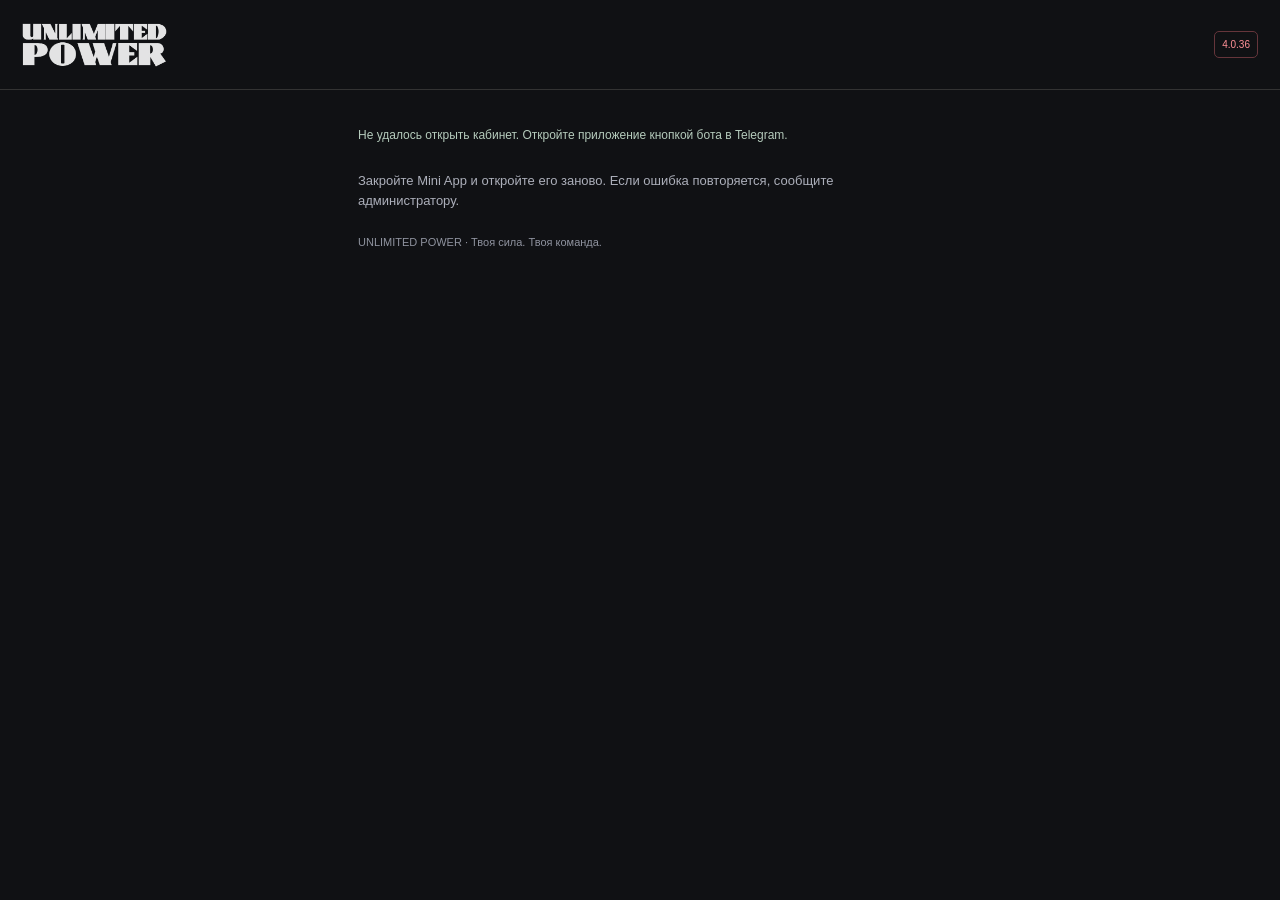
<file: index.html>
<!doctype html><html lang="ru"><head><meta charset="utf-8"><meta name="viewport" content="width=device-width,initial-scale=1,maximum-scale=1,user-scalable=no"><title>Unlimited Power · 4.0.36</title><link rel="stylesheet" href="./shipping-inline30.css?v=3"><script>window.upTelegramReady=new Promise(resolve=>{const sdk=document.createElement('script');sdk.src='https://telegram.org/js/telegram-web-app.js?64';sdk.onload=()=>resolve(true);sdk.onerror=()=>resolve(false);setTimeout(()=>resolve(false),12000);document.head.appendChild(sdk);});</script><script type="module" src="./app-4.0.36.js?v=1"></script><script>document.addEventListener('gesturestart',e=>e.preventDefault(),{passive:false});document.addEventListener('touchmove',e=>{if(e.touches.length>1)e.preventDefault();},{passive:false});</script></head><body><header><img src="./logo.png" alt="Unlimited Power"><span class="badge">4.0.36</span></header><main><div id="status" class="status" role="status" aria-live="polite">Проверяем запуск…</div><div id="screen"><div class="gear-loader" role="status" aria-live="polite"><div class="gear-stage" aria-hidden="true"><div class="gear-halo"></div><span class="gear-item gear-shoe"></span><span class="gear-item gear-belt"></span><span class="gear-item gear-sleeves"></span><div class="gear-floor"></div></div><div class="gear-caption"><span class="gear-eyebrow">UNLIMITED POWER</span><b>Готовим твой кабинет</b><span class="gear-track" aria-hidden="true"><i></i></span><small>Ещё немного — и в команду</small></div></div></div><footer>UNLIMITED POWER · Твоя сила. Твоя команда.</footer></main></body></html>
</file>
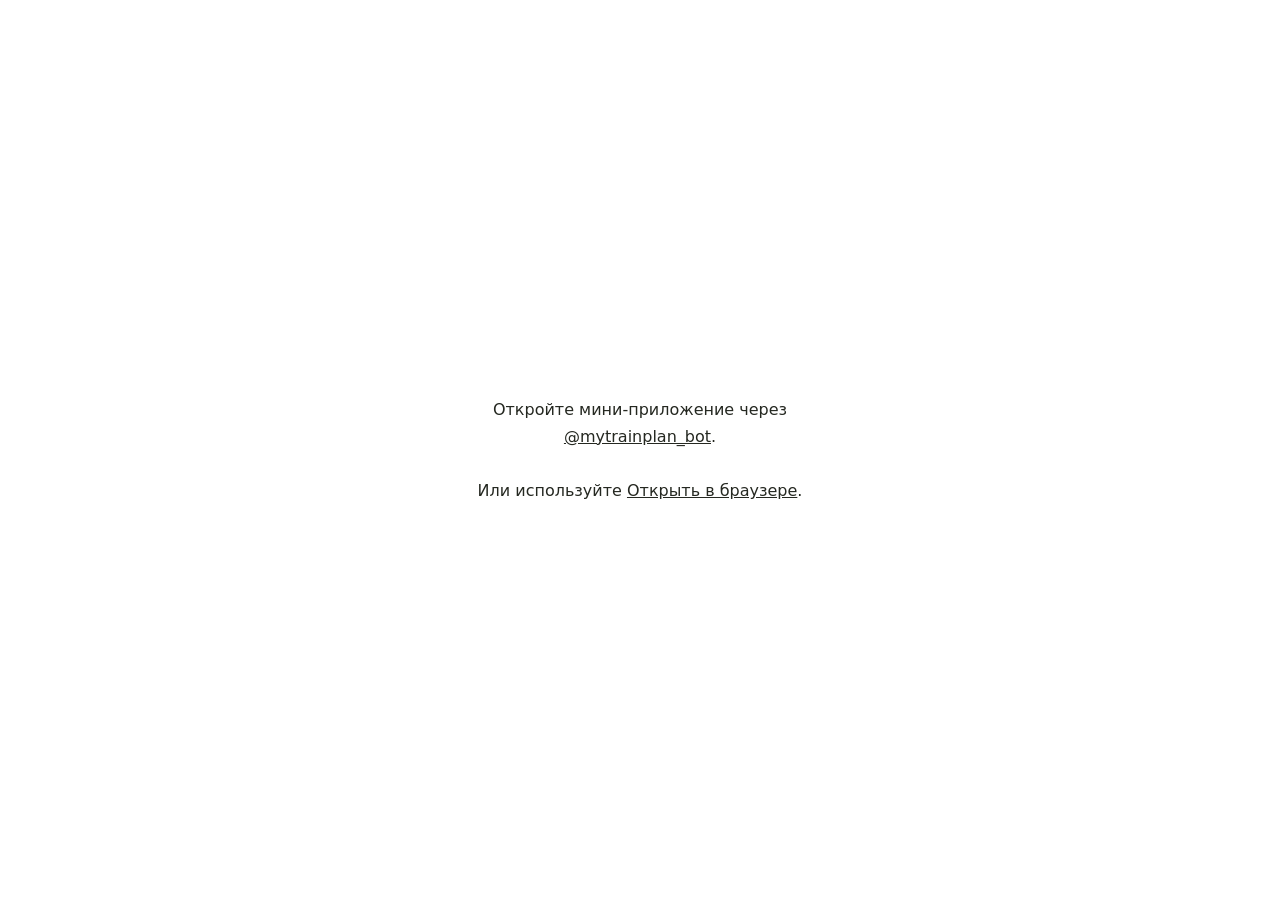
<file: gudron-prod/index.html>
<!doctype html>
<html lang="ru"><head><meta charset="utf-8"><meta name="viewport" content="width=device-width,initial-scale=1,viewport-fit=cover"><meta name="referrer" content="no-referrer"><title>Мой тренировочный план</title>
<script src="https://telegram.org/js/telegram-web-app.js"></script>
<style>
*{box-sizing:border-box}html,body{margin:0;height:100%;background:#fff;font:16px system-ui;color:#252821}iframe{position:fixed;inset:0;border:0;width:100%;height:100%;height:100dvh}#message{position:fixed;inset:0;z-index:2;background:#fff;display:flex;flex-direction:column;align-items:center;justify-content:center;gap:18px;text-align:center}#message[hidden]{display:none}.track{--size:clamp(64px,17vw,96px);position:relative;width:100%;height:calc(var(--size) + 18px);overflow:hidden;contain:layout paint}.track:after{content:"";position:absolute;left:0;right:0;bottom:6px;height:1px;background:#e9edea}.travel{position:absolute;left:calc(-1 * var(--size));bottom:7px;width:var(--size);height:var(--size);animation:travel var(--period,6s) linear infinite}.travel img{display:block;width:100%;height:100%;border-radius:50%;animation:spin var(--period,6s) linear infinite}.caption{font-size:15px;color:#727b75;margin:0;padding:0 24px}.version{position:absolute;bottom:max(28px,env(safe-area-inset-bottom));display:grid;gap:5px;color:#7b827c;font-size:13px}.version small{font-size:10px;letter-spacing:.06em;color:#a3aaa4}.fallback{max-width:430px;padding:28px;line-height:1.7}a{color:inherit}@keyframes travel{to{transform:translate3d(var(--distance,calc(100vw + 96px)),0,0)}}@keyframes spin{to{transform:rotate(var(--angle,1080deg))}}@media(prefers-reduced-motion:reduce){.travel,.travel img{animation:none}.travel:nth-child(1){left:calc(50% - var(--size)*1.8)}.travel:nth-child(2){left:calc(50% - var(--size)*.5)}.travel:nth-child(3){left:calc(50% + var(--size)*.8)}}
</style></head><body><div id="message" role="status"><div class="track" aria-hidden="true"><div class="travel"><img src="[data-uri]" alt="" width="192" height="192"></div><div class="travel"><img src="[data-uri]" alt="" width="192" height="192"></div><div class="travel"><img src="[data-uri]" alt="" width="192" height="192"></div></div><p class="caption" id="caption">Открываем ваш план…</p><div class="version"><span>Версия 10.3</span></div></div>
<script>
(function(){
'use strict';
var app=window.Telegram&&Telegram.WebApp,message=document.getElementById('message');
function measure(){var track=document.querySelector('.track'),first=track&&track.querySelector('.travel');if(!first)return;var size=first.getBoundingClientRect().width,distance=track.getBoundingClientRect().width+size,period=distance/88;track.style.setProperty('--distance',distance+'px');track.style.setProperty('--period',period+'s');track.style.setProperty('--angle',distance/(Math.PI*size)*360+'deg');track.querySelectorAll('.travel').forEach(function(el,i){var delay=-(i===0?0:(3-i)*period/3)+'s';el.style.animationDelay=delay;el.querySelector('img').style.animationDelay=delay;});}measure();window.addEventListener('resize',measure);
if(new URLSearchParams(location.search).get('preview')==='loader')return;
var webUrl='https://script.google.com/macros/s/AKfycby2Es8O5fSk-xuC5B7nxWV9U7esa-AV-Iink5PCBOSopz8XAMEJPcXZwVHS4sf5IVE/exec';
if(!app||!app.initData){message.innerHTML='<div class="fallback">Откройте мини-приложение через <a href="https://t.me/mytrainplan_bot">@mytrainplan_bot</a>.<br><br>Или используйте <a href="'+webUrl+'" target="_blank" rel="noopener">Открыть в браузере</a>.</div>';return;}
app.ready();app.expand();
var bytes=new Uint8Array(32);crypto.getRandomValues(bytes);var bridge=Array.from(bytes,function(b){return b.toString(16).padStart(2,'0');}).join('');
var frame=document.createElement('iframe');frame.title='Тренировочный план';frame.referrerPolicy='no-referrer';frame.src=webUrl+'?channel=telegram&bridge='+bridge;
var peer=null;
var timer=setTimeout(function(){document.getElementById('caption').textContent='Google отвечает дольше обычного. Закройте окно и попробуйте снова.';},45000);
window.addEventListener('message',function(e){
  if(!e.data||['gudron-tg-ready120','gudron-tg-visible121'].indexOf(e.data.type)<0||e.data.bridge!==bridge||!/^https:\/\/(?:[a-z0-9-]+-)?script\.googleusercontent\.com$/.test(e.origin)||!e.source)return;
  if(peer&&e.source!==peer)return;peer=e.source;
  if(e.data.type==='gudron-tg-visible121'){clearTimeout(timer);message.hidden=true;return;}
  e.source.postMessage({type:'gudron-tg-init120',bridge:bridge,initData:app.initData},e.origin);
});
document.body.appendChild(frame);
})();
</script></body></html>
</file>
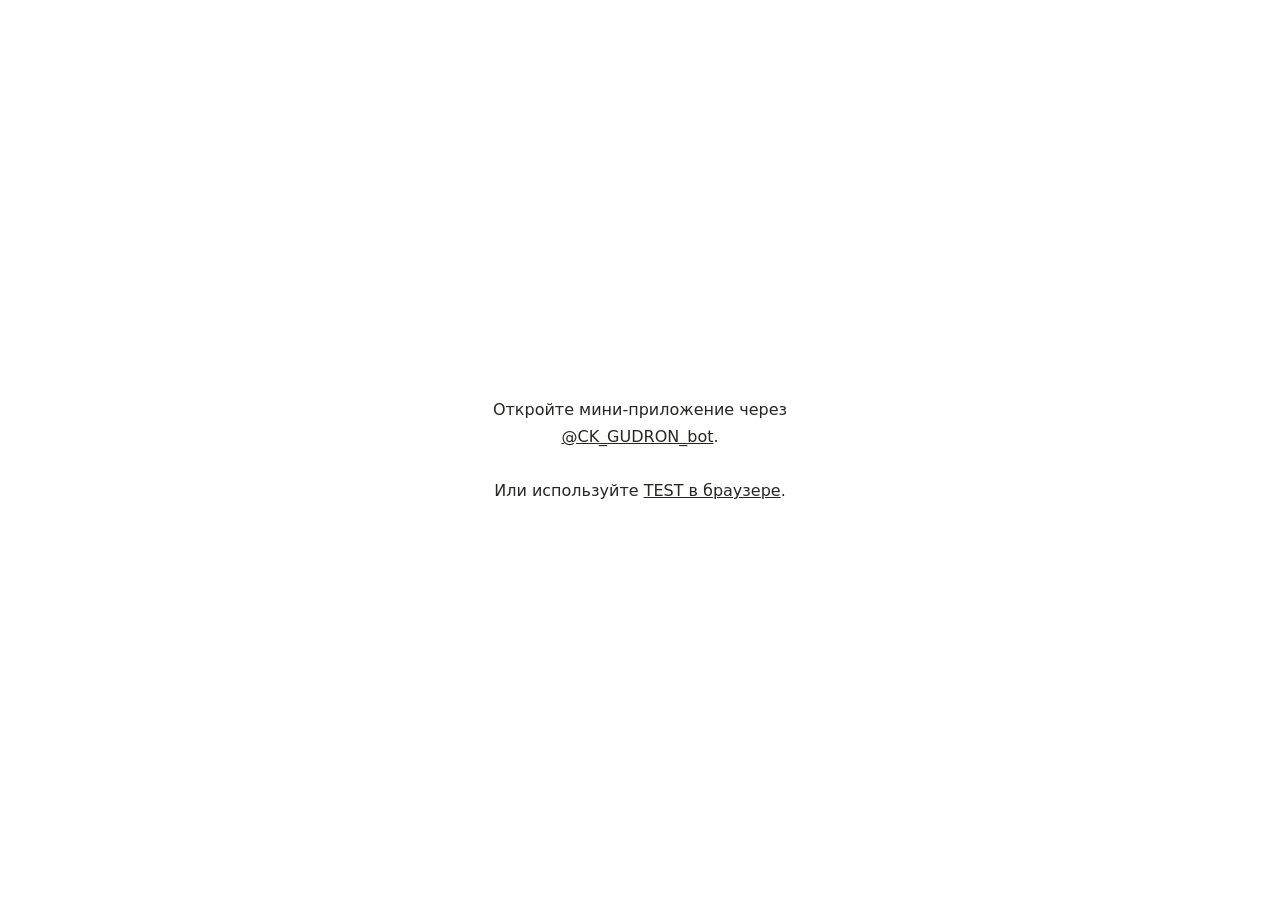
<file: gudron-training-test.html>
<!doctype html>
<html lang="ru"><head><meta charset="utf-8"><meta name="viewport" content="width=device-width,initial-scale=1,viewport-fit=cover"><meta name="referrer" content="no-referrer"><title>Мой тренировочный план · Telegram TEST</title>
<script src="https://telegram.org/js/telegram-web-app.js"></script>
<style>
*{box-sizing:border-box}html,body{margin:0;height:100%;background:#fff;font:16px system-ui;color:#252821}iframe{position:fixed;inset:0;border:0;width:100%;height:100%;height:100dvh}#message{position:fixed;inset:0;z-index:2;background:#fff;display:flex;flex-direction:column;align-items:center;justify-content:center;gap:18px;text-align:center}#message[hidden]{display:none}.track{--size:clamp(64px,17vw,96px);position:relative;width:100%;height:calc(var(--size) + 18px);overflow:hidden;contain:layout paint}.track:after{content:"";position:absolute;left:0;right:0;bottom:6px;height:1px;background:#e9edea}.travel{position:absolute;left:calc(-1 * var(--size));bottom:7px;width:var(--size);height:var(--size);animation:travel var(--period,6s) linear infinite}.travel img{display:block;width:100%;height:100%;border-radius:50%;animation:spin var(--period,6s) linear infinite}.caption{font-size:15px;color:#727b75;margin:0;padding:0 24px}.version{position:absolute;bottom:max(28px,env(safe-area-inset-bottom));display:grid;gap:5px;color:#7b827c;font-size:13px}.version small{font-size:10px;letter-spacing:.06em;color:#a3aaa4}.fallback{max-width:430px;padding:28px;line-height:1.7}a{color:inherit}@keyframes travel{to{transform:translate3d(var(--distance,calc(100vw + 96px)),0,0)}}@keyframes spin{to{transform:rotate(var(--angle,1080deg))}}@media(prefers-reduced-motion:reduce){.travel,.travel img{animation:none}.travel:nth-child(1){left:calc(50% - var(--size)*1.8)}.travel:nth-child(2){left:calc(50% - var(--size)*.5)}.travel:nth-child(3){left:calc(50% + var(--size)*.8)}}
</style></head><body><div id="message" role="status"><div class="track" aria-hidden="true"><div class="travel"><img src="[data-uri]" alt="" width="192" height="192"></div><div class="travel"><img src="[data-uri]" alt="" width="192" height="192"></div><div class="travel"><img src="[data-uri]" alt="" width="192" height="192"></div></div><p class="caption" id="caption">Открываем ваш план…</p><div class="version"><span>Версия 10.2</span><small>Тестовая сборка</small></div></div>
<script>
(function(){
'use strict';
var app=window.Telegram&&Telegram.WebApp,message=document.getElementById('message');
function measure(){var track=document.querySelector('.track'),first=track&&track.querySelector('.travel');if(!first)return;var size=first.getBoundingClientRect().width,distance=track.getBoundingClientRect().width+size,period=distance/88;track.style.setProperty('--distance',distance+'px');track.style.setProperty('--period',period+'s');track.style.setProperty('--angle',distance/(Math.PI*size)*360+'deg');track.querySelectorAll('.travel').forEach(function(el,i){var delay=-(i===0?0:(3-i)*period/3)+'s';el.style.animationDelay=delay;el.querySelector('img').style.animationDelay=delay;});}measure();window.addEventListener('resize',measure);
if(new URLSearchParams(location.search).get('preview')==='loader')return;
var webUrl='https://script.google.com/macros/s/AKfycbxGLhOpkeMDbdciCE7zzvYMeqnmoJycJsxNx343IYceqxKkFbbSxEHWTzGSwCfJcIYOrw/exec';
if(!app||!app.initData){message.innerHTML='<div class="fallback">Откройте мини-приложение через <a href="https://t.me/CK_GUDRON_bot/trainingtest">@CK_GUDRON_bot</a>.<br><br>Или используйте <a href="'+webUrl+'" target="_blank" rel="noopener">TEST в браузере</a>.</div>';return;}
app.ready();app.expand();
function lockPortrait(){try{if(window.matchMedia('(orientation: portrait)').matches&&typeof app.lockOrientation==='function'&&app.isVersionAtLeast('8.0'))app.lockOrientation();}catch(ignore){}}
lockPortrait();window.addEventListener('resize',lockPortrait);app.onEvent('viewportChanged',lockPortrait);
var bytes=new Uint8Array(32);crypto.getRandomValues(bytes);var bridge=Array.from(bytes,function(b){return b.toString(16).padStart(2,'0');}).join('');
var frame=document.createElement('iframe');frame.title='Тренировочный план · TEST';frame.referrerPolicy='no-referrer';frame.src=webUrl+'?channel=telegram&bridge='+bridge;
var peer=null;
var timer=setTimeout(function(){document.getElementById('caption').textContent='Google отвечает дольше обычного. Закройте окно и попробуйте снова.';},45000);
window.addEventListener('message',function(e){
  if(!e.data||['gudron-tg-ready120','gudron-tg-visible121'].indexOf(e.data.type)<0||e.data.bridge!==bridge||!/^https:\/\/(?:[a-z0-9-]+-)?script\.googleusercontent\.com$/.test(e.origin)||!e.source)return;
  if(peer&&e.source!==peer)return;peer=e.source;
  if(e.data.type==='gudron-tg-visible121'){clearTimeout(timer);message.hidden=true;return;}
  e.source.postMessage({type:'gudron-tg-init120',bridge:bridge,initData:app.initData},e.origin);
});
document.body.appendChild(frame);
})();
</script></body></html>
</file>
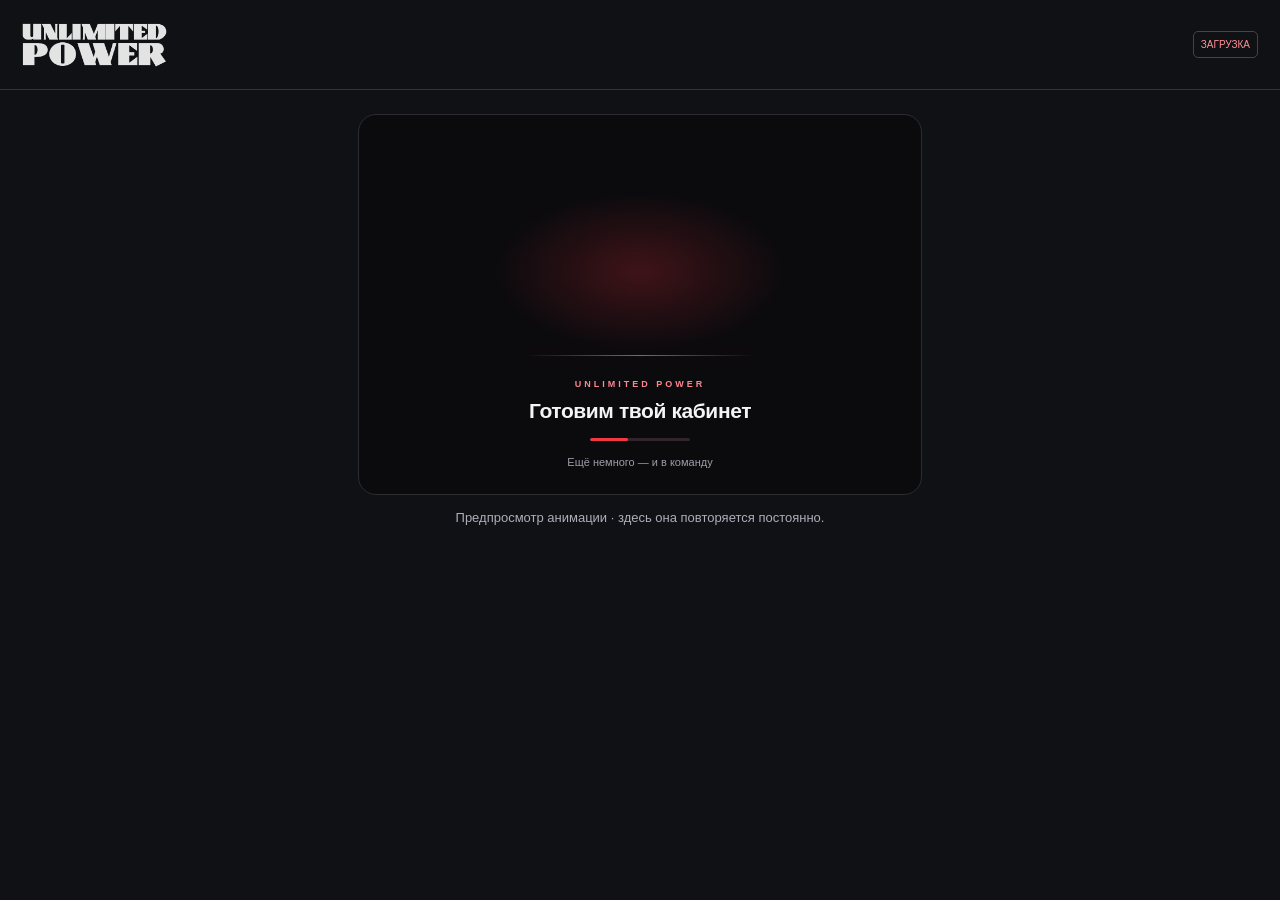
<file: loader-preview.html>
<!doctype html><html lang="ru"><head><meta charset="utf-8"><meta name="viewport" content="width=device-width,initial-scale=1"><title>UP · Анимация загрузки</title><link rel="stylesheet" href="./style.css?v=gas-0.7"></head><body><header><img src="./logo.png" alt="Unlimited Power"><span class="badge">ЗАГРУЗКА</span></header><main><div class="gear-loader" role="status" aria-live="polite"><div class="gear-stage" aria-hidden="true"><div class="gear-halo"></div><span class="gear-item gear-shoe"></span><span class="gear-item gear-belt"></span><span class="gear-item gear-sleeves"></span><div class="gear-floor"></div></div><div class="gear-caption"><span class="gear-eyebrow">UNLIMITED POWER</span><b>Готовим твой кабинет</b><span class="gear-track" aria-hidden="true"><i></i></span><small>Ещё немного — и в команду</small></div></div><p style="text-align:center">Предпросмотр анимации · здесь она повторяется постоянно.</p></main></body></html>
</file>
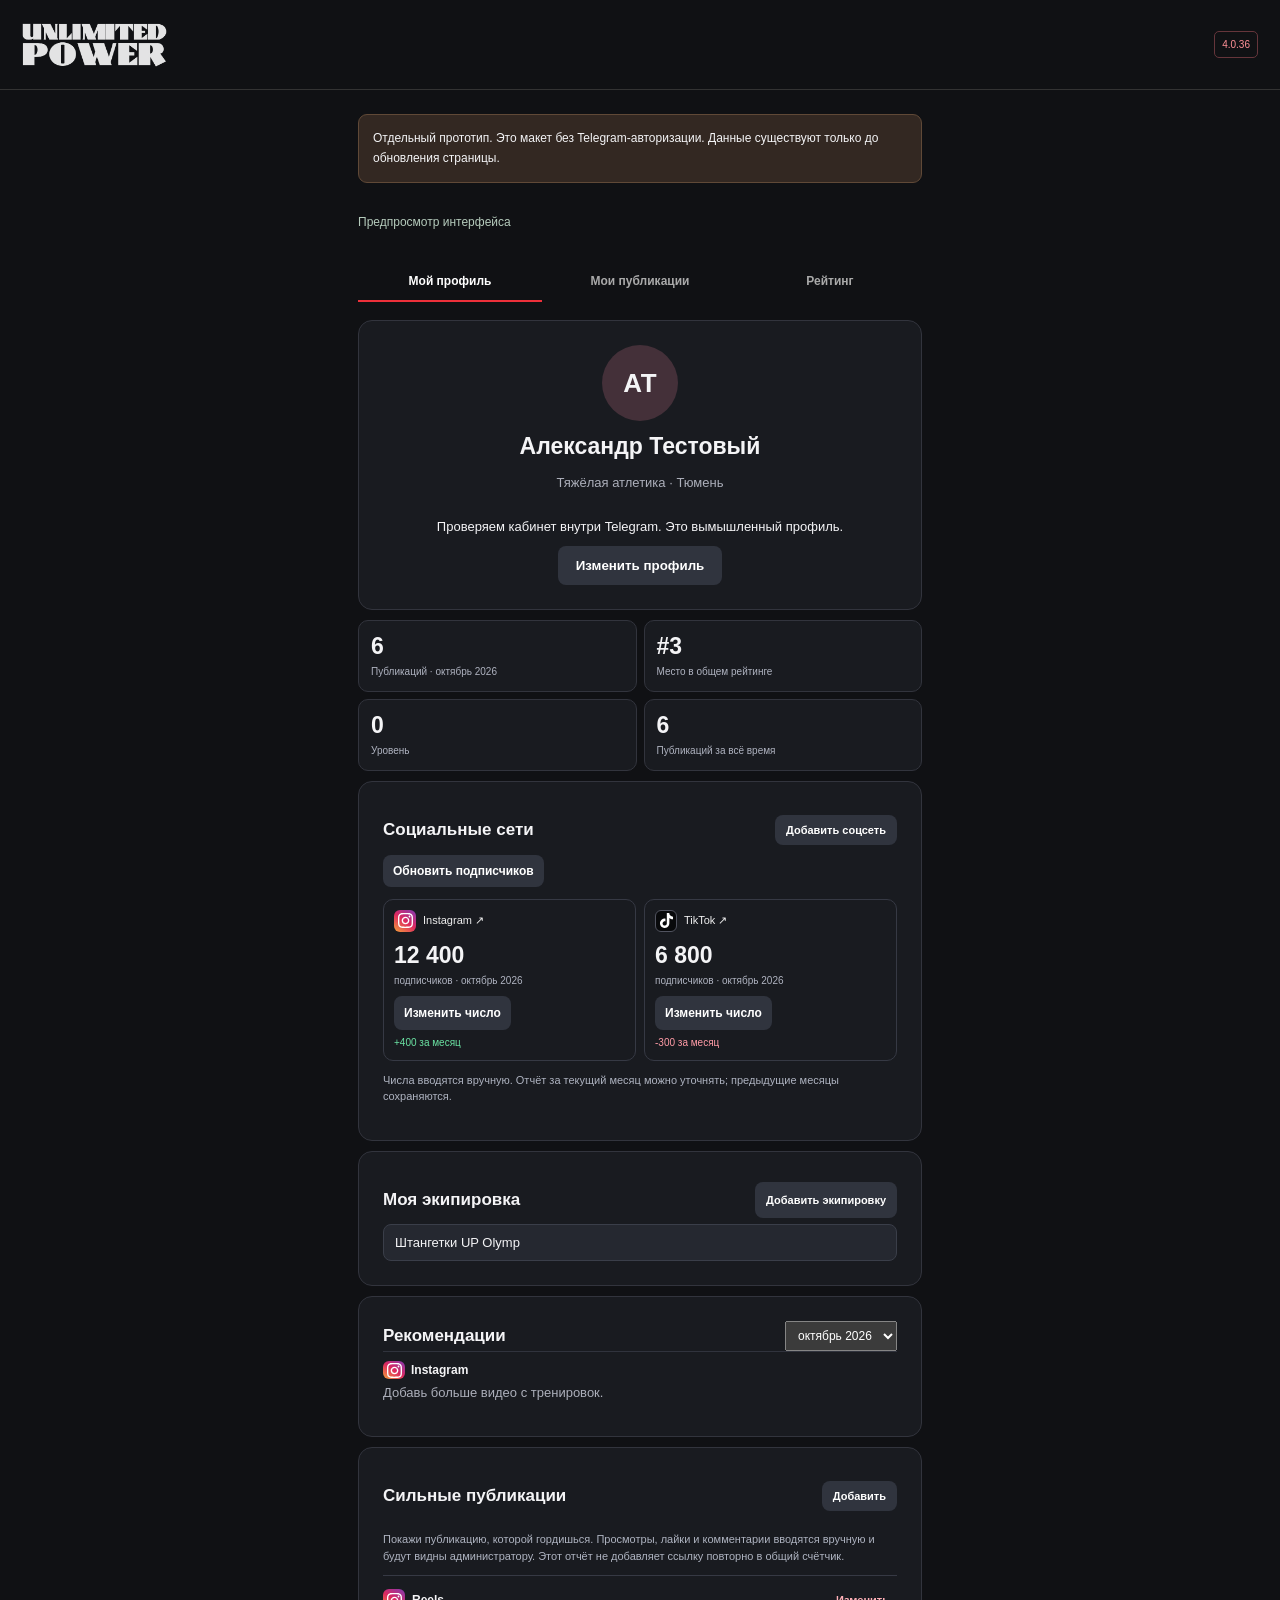
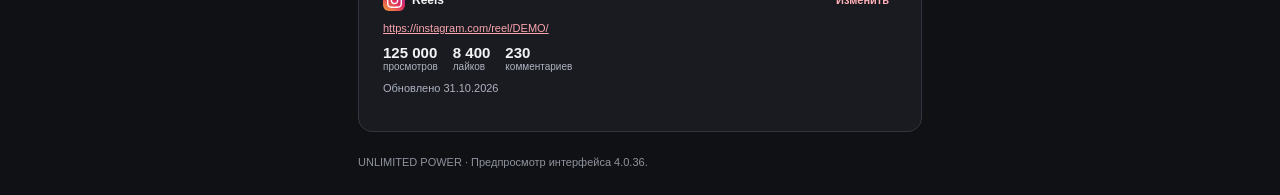
<file: preview.html>
<!doctype html><html lang="ru"><head><meta charset="utf-8"><meta name="viewport" content="width=device-width,initial-scale=1,maximum-scale=1,user-scalable=no"><title>Unlimited Power · предпросмотр 4.0.36</title><link rel="stylesheet" href="./shipping-inline30.css?v=3"><script type="module" src="./app-4.0.36.js?v=1"></script><script>document.addEventListener('gesturestart',e=>e.preventDefault(),{passive:false});document.addEventListener('touchmove',e=>{if(e.touches.length>1)e.preventDefault();},{passive:false});</script></head><body><header><img src="./logo.png" alt="Unlimited Power"><span class="badge">4.0.36</span></header><main><div id="notice" class="notice">Отдельный прототип. Это макет без Telegram-авторизации. Данные существуют только до обновления страницы.</div><div id="status" class="status" role="status" aria-live="polite">Предпросмотр интерфейса</div><div id="screen"></div><footer>UNLIMITED POWER · Предпросмотр интерфейса 4.0.36.</footer></main></body></html>
</file>
<file: shipping-inline30.css>
:root{color-scheme:dark;font-family:Arial,sans-serif;background:#101114;color:#f4f4f6}*{box-sizing:border-box}body{margin:0}header{display:flex;justify-content:space-between;align-items:center;padding:22px;border-bottom:1px solid #333}header img{width:145px}.badge{color:#ff9197;font-size:10px;border:1px solid #65353b;padding:7px;border-radius:5px}main{max-width:600px;margin:24px auto;padding:0 18px}.notice{background:#332822;border:1px solid #604937;padding:14px;border-radius:9px;font-size:12px;line-height:1.6;margin-bottom:18px}.panel{padding:24px;background:#191b20;border:1px solid #32343d;border-radius:14px}.center{text-align:center}.avatar{margin:0 auto 16px;width:84px;height:84px;border-radius:50%;background:#443039;display:grid;place-items:center;font-size:26px;font-weight:bold}h1{font-size:25px;margin:12px 0}h2{font-size:19px}p{color:#acafba;font-size:13px;line-height:1.6}button{padding:12px 18px;border:0;border-radius:8px;background:#ed303a;color:white;cursor:pointer;font-weight:bold}button.secondary{background:#30343e}button:disabled{opacity:.5}label{display:block;margin:16px 0 7px;font-size:12px}input,textarea{width:100%;padding:13px;background:#101216;border:1px solid #3e424d;border-radius:7px;color:white;font:inherit;font-size:16px}textarea{min-height:90px}.actions{display:flex;gap:10px;margin-top:20px}.info{padding-top:10px;white-space:pre-wrap;overflow-wrap:anywhere}.tabs{display:flex;gap:6px;margin:18px 0}.tabs button{background:transparent;color:#aaa;border-radius:0;border-bottom:2px solid #ed303a}.tabs span{padding:12px 9px;color:#777;font-size:12px}.status{font-size:12px;line-height:1.6;padding:12px 0;color:#b5cbbc}footer{font-size:11px;line-height:1.6;color:#8f939f;margin:22px 0}a{color:#fba5ae}

.tabs button{flex:1;padding:12px 5px;font-size:12px;border-color:transparent}.tabs button.active{border-color:#ed303a;color:white}.tabs{position:sticky;top:0;background:#101114;z-index:1}.center-actions{justify-content:center}.list{display:grid;gap:10px;margin-top:16px}.list .panel{padding:15px}.publication{display:block;overflow-wrap:anywhere;margin-top:8px;font-size:13px}.result{font-size:12px;overflow-wrap:anywhere;padding:6px 0}.filters{display:flex;flex-wrap:wrap;gap:6px;margin-bottom:12px}.filters button{font-size:11px;padding:8px}.rank-row{display:flex;align-items:center;gap:12px;text-align:left;width:100%;color:inherit}.rank-row span{flex:1}.rank-row small{display:block;font-weight:normal;color:#acafba;margin-top:6px}dialog{background:#101114;color:#fff;border:1px solid #444;border-radius:14px;width:min(94vw,560px);max-height:85vh;padding:14px}dialog::backdrop{background:#000b}.close{margin-bottom:12px}.spinner{display:inline-block;width:18px;height:18px;border:2px solid #555;border-top-color:#ed303a;border-radius:50%;animation:spin .8s linear infinite;vertical-align:middle;margin-right:8px}@keyframes spin{to{transform:rotate(360deg)}}

.brand-icon{width:32px;height:32px;border-radius:9px;display:inline-flex;align-items:center;justify-content:center;flex:0 0 32px;background:#383b45}.brand-icon img{width:21px;height:21px;display:block}.brand-vk{background:#0077ff}.brand-instagram{background:linear-gradient(35deg,#f5a23a,#dd285f,#833ab4)}.brand-tiktok{background:#08090b;border:1px solid #51535f}.brand-telegram{background:#229ed9}.brand-youtube{background:#ed2027}.brand-max{background:#6425e8}.brand-max img{width:25px;height:25px}.post-heading{display:flex;align-items:center;gap:10px}.post-kind{font-size:14px;font-weight:600;flex:1}.post-heading time{font-size:11px;color:#a4a8b4}.post-card .publication{font-size:12px;white-space:nowrap;overflow:hidden;text-overflow:ellipsis}.result-totals{display:flex;gap:10px;margin:18px 0 12px}.status-mark{display:inline-flex;align-items:center;justify-content:center;gap:7px;font-size:21px;font-weight:bold;line-height:1;min-width:29px;height:29px;border-radius:50%;flex-shrink:0}.status-mark b{font-size:14px}.result-totals .status-mark{padding:9px 13px;border-radius:10px;height:36px}.status-mark.accepted{color:#6ae2a2;background:#173c2c}.status-mark.duplicate{color:#f8cd61;background:#40351a}.status-mark.invalid{color:#ff8c99;background:#45252d}.submission-result{background:#13151a;border:1px solid #30333d;border-radius:10px;padding:12px;margin-top:8px}.result-url{font-size:11px;color:#adb1bf;overflow-wrap:anywhere;margin-top:8px}.result-reason{color:#ffb0ba;font-size:12px;margin-bottom:0}.list{gap:8px}.post-card{padding:12px!important}

/* Constrain grid min-content sizing: a long URL must never widen the viewport. */
html,body{width:100%;min-width:0}main{width:100%;min-width:0}.panel,#screen,#content,#results,.list,.post-card,.post-heading{min-width:0;max-width:100%}.list{grid-template-columns:minmax(0,1fr);gap:5px}.post-heading>*{min-width:0}.post-card{padding:8px 10px!important;border-radius:10px}.brand-icon{width:22px;height:22px;flex-basis:22px;border-radius:6px}.brand-icon img{width:15px;height:15px}.brand-max img{width:18px;height:18px}.post-heading{gap:7px}.post-kind{font-size:12px}.post-heading time{font-size:10px;white-space:nowrap;flex-shrink:0}.post-card .publication{margin-top:4px;font-size:11px;line-height:1.4;max-width:100%;min-width:0}.result-totals{gap:7px;margin:12px 0 8px}.result-totals .status-mark{height:29px;padding:6px 10px;font-size:17px}.result-totals .status-mark b{font-size:12px}.submission-result{display:grid;grid-template-columns:20px auto minmax(0,1fr);align-items:center;gap:7px;padding:7px 8px;margin-top:4px;border-radius:7px;min-width:0}.submission-result .status-mark{width:20px;min-width:20px;height:20px;font-size:15px}.result-label{font-size:11px;white-space:nowrap}.submission-result .result-url{min-width:0;margin:0;white-space:nowrap;overflow:hidden;text-overflow:ellipsis;font-size:10px}.result-reason{grid-column:2/-1;font-size:11px;line-height:1.4;margin:0}#links{height:96px;min-height:96px}.actions{margin-top:12px}h2{font-size:17px}
@media(max-width:600px){header{padding:12px 14px}header img{width:118px}main{margin:12px auto;padding:0 12px}.panel{padding:16px}.notice{padding:10px;font-size:11px;margin-bottom:8px}.status{padding:7px 0;font-size:11px}.tabs{margin:10px 0}.tabs button{padding:10px 4px;font-size:11px}h1{font-size:22px}.panel p{font-size:12px}.list .panel{padding:8px 10px}}
.profile-identity{margin-bottom:10px}.athlete-avatar{position:relative;overflow:hidden;width:76px;height:76px;margin:0 auto 10px}.athlete-avatar img{position:absolute;inset:0;width:100%;height:100%;object-fit:cover}.small-avatar{width:34px;height:34px;min-width:34px;margin:0;font-size:12px}.profile-identity h1{font-size:23px}.profile-identity .info{font-size:13px;line-height:1.5}.mini-stats{display:grid;grid-template-columns:repeat(2,minmax(0,1fr));gap:7px;margin:10px 0}.mini-stats>div{padding:12px;background:#191b20;border:1px solid #32343d;border-radius:10px;min-width:0}.mini-stats b{display:block;font-size:23px}.mini-stats span{font-size:10px;color:#afb3c0;display:block;margin-top:5px;line-height:1.4}#content>.panel{margin-bottom:10px}.social-grid{display:grid;grid-template-columns:repeat(2,minmax(0,1fr));gap:8px}.social-card{border:1px solid #363944;border-radius:10px;padding:10px;min-width:0}.social-account{display:flex;align-items:center;gap:7px;color:#eee;text-decoration:none;font-size:11px;min-width:0}.follower-count{display:block;background:transparent;color:#fff;font-size:24px;padding:10px 0 3px;line-height:1.2;text-align:left;border-bottom:1px dashed #6a6e7c;border-radius:0}.public-follower-count{display:block;font-size:23px;margin-top:10px}.social-card small{display:block;font-size:10px;color:#afb3c0;line-height:1.4;margin-top:5px}.follower-delta{display:block;margin-top:6px;font-size:10px;color:#aeb3c0;line-height:1.4}.follower-delta.up{color:#6ae2a2}.follower-delta.down{color:#ff9ba6}.small-note{font-size:11px!important;line-height:1.5;color:#aeb3c0}.photo-editor{text-align:center}.photo-editor .avatar{margin-top:10px}.file-button{display:inline-block;padding:10px 13px;background:#30343e;border-radius:8px;margin:5px 0;cursor:pointer;font-weight:bold}.plain-button{background:transparent;color:#ffb0b7;padding:8px;font-size:11px}.visually-hidden{position:absolute;width:1px;height:1px;overflow:hidden;clip-path:inset(50%)}.social-edit-label{display:flex;align-items:center;gap:7px}.section-heading{display:flex;align-items:center;justify-content:space-between;gap:8px}.section-heading h2,.section-heading h1{min-width:0}.section-heading button{padding:9px 11px;font-size:11px}.highlight-card{padding:10px 0;border-top:1px solid #363944;min-width:0}.highlight-card .publication{max-width:100%;min-width:0;white-space:nowrap;overflow:hidden;text-overflow:ellipsis;font-size:11px}.engagement{display:flex;flex-wrap:wrap;gap:6px 15px;margin:10px 0 6px}.engagement span{font-size:10px;color:#afb3c0}.engagement b{display:block;font-size:15px;color:#f4f4f6}.highlight-athlete{display:flex;gap:9px;align-items:center;margin-bottom:10px;font-size:13px}.feature-dialog{max-width:440px}.feature-dialog h2{font-size:20px}.feature-dialog form{min-width:0}.dialog-error,#photo-error,#profile-error{font-size:12px;color:#ff9ba6;line-height:1.5}.rank-row{gap:8px}.rank-position{font-size:12px}.rank-row>span:not(.rank-metrics){min-width:0;font-size:12px}.rank-metrics{flex:0 0 auto!important;text-align:right;display:grid;grid-template-columns:auto auto;gap:3px 6px;align-items:baseline}.rank-metrics b{font-size:13px}.rank-metrics small{font-size:9px!important;margin:0!important}.tabs{flex-wrap:wrap}.tabs button{min-width:70px}.center-actions{margin-top:10px}.info:empty{display:none}@media(max-width:360px){.rank-metrics{display:block}.rank-metrics small{display:block}.social-card{padding:8px}.follower-count{font-size:21px}}

/* Keep taps and scrolling without pinch/double-tap page zoom. */
html,body{touch-action:pan-x pan-y;}

/* Brand gear: original artwork presented as three CSS windows, no external libraries. */
.gear-loader{isolation:isolate;position:relative;overflow:hidden;min-width:0;border:1px solid #2d2c32;border-radius:18px;background:#0b0b0e;padding:14px 16px 26px;text-align:center;contain:layout paint}
.gear-stage{position:relative;height:230px;max-width:340px;margin:0 auto;perspective:800px}
.gear-halo{position:absolute;inset:24% 3% 0;background:radial-gradient(ellipse,rgba(237,48,58,.23),transparent 65%);animation:gear-breathe 3s ease-in-out infinite}
.gear-item{position:absolute;inset:15px 8px 5px;background-image:url('./gear.png');background-repeat:no-repeat;mix-blend-mode:screen;opacity:0;will-change:transform,opacity;animation:gear-cycle 9s ease-in-out infinite;filter:drop-shadow(0 12px 18px #000)}
.gear-shoe{background-size:280% auto;background-position:0% 55%;animation-delay:0s}
.gear-belt{background-size:310% auto;background-position:52% 55%;animation-delay:-6s}
.gear-sleeves{background-size:310% auto;background-position:100% 55%;animation-delay:-3s}
.gear-floor{position:absolute;bottom:3px;left:16%;right:16%;height:1px;background:linear-gradient(90deg,transparent,#ef3843,transparent);box-shadow:0 0 20px #e52b3755}
.gear-caption{display:flex;align-items:center;flex-direction:column;gap:10px;margin-top:20px}
.gear-eyebrow{font-size:9px;letter-spacing:3px;color:#ff858e;font-weight:700}.gear-caption b{font-size:21px;letter-spacing:-.4px}.gear-caption small{font-size:11px;color:#9e9ca8}
.gear-track{display:block;width:100px;height:3px;overflow:hidden;border-radius:10px;background:#31252a;margin:5px 0}.gear-track i{display:block;height:100%;width:38%;border-radius:10px;background:#f33845;animation:gear-scan 1.8s ease-in-out infinite}
@keyframes gear-cycle{0%{opacity:0;transform:translateY(12px) scale(.94) rotate(-3deg)}7%,25%{opacity:1;transform:translateY(-4px) scale(1) rotate(0)}33%,100%{opacity:0;transform:translateY(-12px) scale(1.025) rotate(2deg)}}
@keyframes gear-breathe{50%{opacity:.5;transform:scale(.88)}}@keyframes gear-scan{0%{transform:translateX(-110%)}100%{transform:translateX(365%)}}
@media(max-width:360px){.gear-stage{height:205px}.gear-caption b{font-size:19px}}
@media(prefers-reduced-motion:reduce){.gear-item{animation:none;will-change:auto}.gear-shoe{opacity:1;transform:none}.gear-halo,.gear-track i{animation:none}}
.gear-belt{background-position:55% 55%}
.gear-sleeves{width:210px;left:calc(50% - 105px);right:auto}

.public-socials{margin-top:12px;padding:16px}.public-socials h2{font-size:15px;margin:0 0 12px}.social-links{display:flex;flex-wrap:wrap;gap:8px}.social-link{display:inline-flex;align-items:center;gap:7px;border:1px solid #3a3b45;border-radius:9px;padding:9px 11px;color:#f3f3f5;text-decoration:none;font-size:12px;background:#24262e}.social-link .brand-icon{width:18px;height:18px;flex-basis:18px}.social-link .brand-icon img{width:18px;height:18px}.social-link:focus-visible{outline:2px solid #ff6873;outline-offset:3px}

.danger-outline{background:#3a2028;border:1px solid #a74355;color:#ffc4cb}.feature-dialog select{width:100%;padding:12px;border-radius:8px;background:#101216;color:#f4f4f6;border:1px solid #434651;font-size:16px}.feature-dialog form button{margin-top:12px}

.highlight-card .actions{flex-wrap:wrap}.highlight-card .actions button{max-width:100%;white-space:normal}

.athlete-contact{display:inline-flex;align-items:center;gap:5px;width:auto;padding:7px 11px;margin:10px 0 0;border:1px solid #414751;border-radius:8px;background:#242a32;color:#e9f3ff;font-size:12px;line-height:18px;text-decoration:none}

.profile-admin-actions{display:flex;align-items:center;justify-content:center;flex-wrap:wrap;gap:8px;margin:10px 0}.compact-level{width:auto;padding:7px 10px;font-size:12px;line-height:18px}.level-options{display:flex;flex-wrap:wrap;gap:8px;margin:16px 0}.level-options button{min-width:44px;padding:9px 12px}.ranking-modes{margin:12px 0}.ranking-modes button{padding:9px 14px}

.follower-action{width:auto;font-size:12px;padding:8px 10px;line-height:18px;margin-top:8px;white-space:normal}.social-card .public-follower-count{display:block}.social-grid{margin-top:12px}
.tabs{overflow-x:auto}.tabs button{flex:1 0 70px}.month-picker{margin-top:16px;padding:14px}.month-picker label,.month-heading label{margin:0 0 8px}.month-heading{display:flex;flex-wrap:wrap;align-items:center;gap:8px}.month-heading label{width:100%}.month-heading select{flex:1;min-width:140px}.monthly-navigation{display:flex;flex-wrap:wrap;align-items:center;gap:9px;margin:14px 0}.monthly-navigation b{font-size:12px}.monthly-audience{margin:12px 0}.archive-note{font-size:12px;padding:10px;border-left:2px solid #b28d49;background:#30291d;border-radius:4px;overflow-wrap:anywhere}
.review-block{margin-top:12px}.review-social{border-top:1px solid #30333d;padding:12px 0}.review-social-link{display:inline-flex;align-items:center;gap:8px;font-size:14px}.review-social-link .platform-icon{width:22px;height:22px}.review-text{white-space:pre-wrap;overflow-wrap:anywhere;font-size:14px;line-height:1.5}.review-checked{display:block;color:#69dca8;margin:8px 0}.review-block summary{cursor:pointer;font-size:12px;color:#aaaeb9}.equipment-sent{background:#17372b;color:#7de0ad;padding:8px 10px;border-radius:8px;font-size:13px}.equipment-decision{border-left:3px solid #ed2939;padding-left:12px;margin-top:16px}.review-block .section-heading{flex-wrap:wrap;gap:8px}.review-block textarea{width:100%}
.profile-shop-link{display:flex;justify-content:center;margin:8px 0 12px}.shop-grid{display:grid;grid-template-columns:repeat(2,minmax(0,1fr));gap:12px}.shop-product{min-width:0;display:flex;flex-direction:column;background:#191c22;border:1px solid #30333d;border-radius:12px;overflow:hidden;padding:10px;gap:10px}.shop-image-link{display:block;background:#fff;border-radius:8px;overflow:hidden;aspect-ratio:1}.shop-product img{display:block;width:100%;height:100%;object-fit:contain}.shop-product h2{font-size:14px;line-height:1.35;overflow-wrap:anywhere;margin:0}.shop-product-actions{display:flex;align-items:center;flex-wrap:wrap;gap:8px;justify-content:space-between;margin-top:auto}.shop-product-actions button{padding:8px 10px;font-size:12px;width:auto}.shop-product-actions a{font-size:12px}.shop-filters{display:flex;align-items:center;flex-wrap:wrap;gap:8px;margin-top:12px}.shop-filters label{margin:0}.shop-filters select{flex:1;min-width:0}.shop-toolbar h1{margin:0}@media(max-width:360px){.shop-grid{gap:8px}.shop-product{padding:8px}}

.shop-wish{display:inline-flex;align-items:center;justify-content:center;gap:6px;min-width:112px;min-height:34px;transition:background-color .2s,color .2s,opacity .2s}.shop-wish[aria-pressed="true"]{background:#203d32;color:#a2e8c3}.shop-wish[aria-busy="true"]{opacity:.85;cursor:progress}.shop-spinner{width:12px;height:12px;border:2px solid currentColor;border-right-color:transparent;border-radius:50%;animation:shop-spin .7s linear infinite}.shop-wish-done{animation:shop-saved .28s ease-out}.shop-product.shop-leaving{opacity:0;transform:scale(.97);transition:opacity .18s,transform .18s}@keyframes shop-spin{to{transform:rotate(360deg)}}@keyframes shop-saved{from{opacity:.45;transform:scale(.95)}to{opacity:1;transform:scale(1)}}@media(prefers-reduced-motion:reduce){.shop-wish-done,.shop-spinner{animation:none}.shop-product.shop-leaving,.shop-wish{transition:none}}

.equipment-list{display:grid;gap:6px}.equipment-row{display:flex;align-items:center;justify-content:space-between;gap:10px;padding:9px 11px;border:1px solid #363a44;border-radius:8px;font-size:13px;line-height:1.35;background:#20232a}.equipment-row>span{min-width:0;overflow-wrap:anywhere}.equipment-row small{flex-shrink:0;color:#bcc1ca;font-size:11px}.equipment-planned{background:#292c33}.equipment-current{background:#1d392c;border-color:#326747}.equipment-previous{background:#3a321e;border-color:#78602a}.equipment-wishes{margin-top:12px}.gear-option{display:block;width:100%;text-align:left;margin:6px 0;font-size:13px}#gear-options{max-height:52vh;overflow-y:auto;margin-top:12px}

.own-recommendations .section-heading{gap:8px}.own-recommendations h2{margin:0}.own-recommendations select{width:auto;max-width:160px;margin:0;padding:6px 8px;font-size:12px}.recommendation-row{border-top:1px solid #30333d;padding:9px 0}.recommendation-row:first-of-type{margin-top:8px}.recommendation-row>b{display:flex;align-items:center;gap:6px;font-size:12px}.recommendation-row .brand-icon{width:18px;height:18px}.recommendation-row p{margin:5px 0 0;font-size:13px;line-height:1.45;white-space:pre-wrap;overflow-wrap:anywhere}

.equipment-owned{background:#252830;border-color:#3a3e49}#profile-review-cards{display:grid;gap:10px;margin-bottom:10px}#profile-review-cards>.panel{margin:0}.equipment-row>span{flex:1}.equipment-row small{max-width:110px;text-align:right}

.equipment-wish-row{align-items:flex-start;margin-top:6px}.equipment-wish-actions{display:flex;flex-direction:column;align-items:flex-end;gap:5px;flex-shrink:0}.equipment-wish-actions button{font-size:10px;padding:7px 8px}.equipment-site{font-size:10px;white-space:nowrap}.equipment-wish-row>span{font-size:12px}

.equipment-wish-grid{margin-top:10px}.equipment-wish-grid .shop-product-actions{align-items:stretch}.equipment-wish-grid button{white-space:normal;min-height:34px;display:flex;align-items:center;justify-content:center;gap:6px}.equipment-wishes [data-wish-error]:empty{display:none}

.equipment-quantity{display:flex;align-items:center;justify-content:space-between;gap:8px;margin-top:auto}.equipment-quantity button{min-width:40px;padding:8px 12px}.equipment-quantity output{font-size:18px;font-weight:700;min-width:24px;text-align:center}.equipment-save-bar{position:sticky;bottom:0;background:#101115ee;border-top:1px solid #30323b;padding:10px 0 calc(10px + env(safe-area-inset-bottom));z-index:5}.equipment-save-bar p{margin:0 0 8px}.equipment-save-bar button{width:100%}.feature-dialog:has(#gear-options){width:min(720px,calc(100% - 24px))}#gear-options{margin-top:12px}#gear-options .shop-product>button{margin-top:auto}
#work-save-status{position:sticky;top:0;z-index:15;border-radius:9px;padding:6px 10px;font-size:12px;empty-cells:hide}#work-save-status:empty{display:none}.work-pending,.work-failed{background:#3f2328;color:#ff9a9a}.work-saved{background:#15382b;color:#85dfb0}.inline-loader{display:flex;align-items:center;gap:10px;font-size:13px;padding:10px}.review-network{display:flex;align-items:center;justify-content:space-between;gap:10px;padding:8px;border:1px solid #30333d;border-radius:8px;margin:5px 0}.review-network a{display:flex;align-items:center;gap:6px;font-size:14px;text-decoration:none}.review-network .brand-icon{width:20px;height:20px}.review-network label{display:flex;align-items:center;gap:5px;font-size:11px;margin:0}.review-network input{width:18px;height:18px;margin:0;accent-color:#39bb7c}.review-network.is-checked{background:#173b2c;border-color:#2a8056}.review-visited{background:#40371c!important;border-color:#7b6524!important}.review-assigned{background:#153b2a!important;border-color:#2a8056!important}.equipment-row{position:relative;overflow:hidden;touch-action:pan-y}.gear-remove{display:none;background:#962e3a;font-size:11px;padding:5px 8px;flex-shrink:0}.equipment-row.show-remove .gear-remove{display:block}.equipment-row.show-remove{padding-left:4px}.equipment-row:hover .gear-remove,.equipment-row:focus-within .gear-remove{display:block}@media(hover:none){.equipment-row:hover .gear-remove{display:none}.equipment-row.show-remove .gear-remove{display:block}}

.review-failed{background:#49232a!important;border-color:#f17b89!important;}
.shipping-card{padding:14px;margin:12px 0}.shipping-card h2{font-size:17px;margin:0 0 9px}.shipping-card p{margin:7px 0;overflow-wrap:anywhere}.shipping-card table{width:100%;border-collapse:collapse;font-size:14px}.shipping-card td{border-top:1px solid #343740;padding:8px 0}.shipping-card td:last-child{width:62px;text-align:right;white-space:nowrap}.shipping-missing{color:#efbd65}body.shipping-screenshot .tabs,body.shipping-screenshot header,body.shipping-screenshot footer,body.shipping-screenshot .shipping-controls>*:not(.actions){display:none}body.shipping-screenshot .shipping-controls{padding:5px;border:0}body.shipping-screenshot .shipping-controls .actions>*:not(#shipping-shot){display:none}body.shipping-screenshot .shipping-card{border-radius:4px}

.shipping-list .shipping-card{background:#fff;color:#20242a;border:1px solid #bec4cc;border-radius:14px;overflow:hidden;padding:0;margin:14px 0;break-inside:avoid}.shipping-card table{width:100%;table-layout:fixed;border-collapse:collapse;font-size:14px;color:#20242a}.shipping-card th,.shipping-card td{padding:11px 9px;text-align:center!important;vertical-align:middle;border:1px solid #c7ccd3;overflow-wrap:anywhere;line-height:1.45}.shipping-card th{font-size:16px;font-weight:700;background:#fff}.shipping-card td:last-child{width:auto;white-space:normal}.shipping-card td:not([colspan]):last-child{width:65px;white-space:nowrap}.shipping-card .shipping-missing{color:#936016;background:#fff9ed}body.shipping-screenshot .shipping-card{border-radius:14px}

/* Compact shipping contacts; only equipment rows retain the grid. */
.shipping-card th,.shipping-card td{padding:6px 8px;line-height:1.3}
.shipping-card th[colspan],.shipping-card td[colspan]{border:0;padding:4px 8px}
.shipping-card tr:first-child th{padding-top:9px}
.shipping-card tr:nth-child(3) td{padding-bottom:9px}
.shipping-edit input,.shipping-edit textarea{box-sizing:border-box;width:100%;margin:0;padding:7px 5px;min-height:34px;background:#f5f6f8;color:#20242a;border:1px solid #c7ccd3;border-radius:5px;text-align:center;font-size:14px}
.shipping-edit textarea{resize:vertical;min-height:52px}
.shipping-edit input::placeholder,.shipping-edit textarea::placeholder{color:#656b73}
.shipping-edit a{color:#215da2}
.shipping-edit td:not([colspan]):last-child{width:100px;white-space:normal}

.shipping-row-actions{padding:5px 8px;justify-content:flex-end;transition:transform .2s}.shipping-row-actions button{padding:6px 10px;font-size:13px}.shipping-card{touch-action:pan-y;transition:transform .26s,opacity .26s}.shipping-revealed{background:#e5f2eb}.shipping-fly-away{transform:translateX(-110%);opacity:0}.shipment-edit-line{border:1px solid #454850;border-radius:9px;padding:9px;margin:10px 0}.shipment-edit-line input{width:100%;box-sizing:border-box}body.shipping-screenshot .shipping-row-actions{display:none}

.shipping-row-actions{border-top:1px solid #ddd}.shipping-row-actions.shipping-revealed{transform:translateX(-8px)}.shipping-row-actions button:first-child{color:#242830;background:#e9ecf0}.shipping-row-actions button:last-child{background:#26744a;color:#fff}

.shipment-swipe{position:relative;overflow:hidden;border-radius:14px;margin:14px 0;background:#26744a}.shipping-list .shipment-swipe .shipping-card{position:relative;margin:0;z-index:1;transition:transform .2s;background:white}.shipment-swipe.is-open .shipping-card{transform:translateX(-66px)}.shipment-plane{position:absolute;right:0;top:0;bottom:0;width:66px;padding:0;border-radius:0;font-size:27px;background:#26744a}.shipment-bottom-plus{width:100%;padding:6px;font-size:24px;margin:12px 0}.shipment-inline-input{width:100%;box-sizing:border-box;background:#f0f2f5;color:#222;border:1px solid #aaa;padding:5px;text-align:center}.shipment-add-inline{font-size:12px;margin:5px;padding:5px 8px}.shipment-save-status{font-size:11px;color:#52735d;padding:4px;display:block}body.shipping-screenshot .shipment-add-inline,body.shipping-screenshot .shipment-save-status,body.shipping-screenshot .shipment-bottom-plus{display:none}

.shipment-swipe table{table-layout:fixed;width:100%}.shipment-swipe table col:last-child{width:65px}.shipment-catalog-dialog{width:min(560px,calc(100vw - 28px));max-height:80dvh;overflow-y:auto;box-sizing:border-box}.shipment-catalog-dialog .shop-grid{grid-template-columns:repeat(2,minmax(0,1fr))}.shipment-catalog-dialog .shop-product h2{font-size:14px}.shipment-catalog-dialog .shop-image-link img{height:130px;object-fit:contain}.shipment-catalog-dialog .shop-product button{padding:8px;font-size:14px}

.shipment-item-remove{float:right;padding:0 5px;margin-left:5px;background:transparent;color:#9b3030;font-size:19px;line-height:20px}

body.shipping-screenshot .shipment-item-remove{display:none!important}.shipment-swipe th,.shipment-swipe td{touch-action:manipulation}

.shipment-swipe.is-hide-open .shipping-card{transform:translateX(76px)}
.shipment-hide{position:absolute;left:0;top:0;bottom:0;width:76px;padding:0;border-radius:0;font-size:13px;background:#59616a;color:#fff}
body.shipping-screenshot .shipment-swipe .shipping-card{transform:none}
body.shipping-screenshot .shipment-hide,body.shipping-screenshot .shipment-plane{visibility:hidden}

.shipment-swipe{touch-action:pan-y pinch-zoom}
</file>
<file: style.css>
:root{color-scheme:dark;font-family:Arial,sans-serif;background:#101114;color:#f4f4f6}*{box-sizing:border-box}body{margin:0}header{display:flex;justify-content:space-between;align-items:center;padding:22px;border-bottom:1px solid #333}header img{width:145px}.badge{color:#ff9197;font-size:10px;border:1px solid #65353b;padding:7px;border-radius:5px}main{max-width:600px;margin:24px auto;padding:0 18px}.notice{background:#332822;border:1px solid #604937;padding:14px;border-radius:9px;font-size:12px;line-height:1.6;margin-bottom:18px}.panel{padding:24px;background:#191b20;border:1px solid #32343d;border-radius:14px}.center{text-align:center}.avatar{margin:0 auto 16px;width:84px;height:84px;border-radius:50%;background:#443039;display:grid;place-items:center;font-size:26px;font-weight:bold}h1{font-size:25px;margin:12px 0}h2{font-size:19px}p{color:#acafba;font-size:13px;line-height:1.6}button{padding:12px 18px;border:0;border-radius:8px;background:#ed303a;color:white;cursor:pointer;font-weight:bold}button.secondary{background:#30343e}button:disabled{opacity:.5}label{display:block;margin:16px 0 7px;font-size:12px}input,textarea{width:100%;padding:13px;background:#101216;border:1px solid #3e424d;border-radius:7px;color:white;font:inherit;font-size:16px}textarea{min-height:90px}.actions{display:flex;gap:10px;margin-top:20px}.info{padding-top:10px;white-space:pre-wrap;overflow-wrap:anywhere}.tabs{display:flex;gap:6px;margin:18px 0}.tabs button{background:transparent;color:#aaa;border-radius:0;border-bottom:2px solid #ed303a}.tabs span{padding:12px 9px;color:#777;font-size:12px}.status{font-size:12px;line-height:1.6;padding:12px 0;color:#b5cbbc}footer{font-size:11px;line-height:1.6;color:#8f939f;margin:22px 0}a{color:#fba5ae}

.tabs button{flex:1;padding:12px 5px;font-size:12px;border-color:transparent}.tabs button.active{border-color:#ed303a;color:white}.tabs{position:sticky;top:0;background:#101114;z-index:1}.center-actions{justify-content:center}.list{display:grid;gap:10px;margin-top:16px}.list .panel{padding:15px}.publication{display:block;overflow-wrap:anywhere;margin-top:8px;font-size:13px}.result{font-size:12px;overflow-wrap:anywhere;padding:6px 0}.filters{display:flex;flex-wrap:wrap;gap:6px;margin-bottom:12px}.filters button{font-size:11px;padding:8px}.rank-row{display:flex;align-items:center;gap:12px;text-align:left;width:100%;color:inherit}.rank-row span{flex:1}.rank-row small{display:block;font-weight:normal;color:#acafba;margin-top:6px}dialog{background:#101114;color:#fff;border:1px solid #444;border-radius:14px;width:min(94vw,560px);max-height:85vh;padding:14px}dialog::backdrop{background:#000b}.close{margin-bottom:12px}.spinner{display:inline-block;width:18px;height:18px;border:2px solid #555;border-top-color:#ed303a;border-radius:50%;animation:spin .8s linear infinite;vertical-align:middle;margin-right:8px}@keyframes spin{to{transform:rotate(360deg)}}

.brand-icon{width:32px;height:32px;border-radius:9px;display:inline-flex;align-items:center;justify-content:center;flex:0 0 32px;background:#383b45}.brand-icon img{width:21px;height:21px;display:block}.brand-vk{background:#0077ff}.brand-instagram{background:linear-gradient(35deg,#f5a23a,#dd285f,#833ab4)}.brand-tiktok{background:#08090b;border:1px solid #51535f}.brand-telegram{background:#229ed9}.brand-youtube{background:#ed2027}.brand-max{background:#6425e8}.brand-max img{width:25px;height:25px}.post-heading{display:flex;align-items:center;gap:10px}.post-kind{font-size:14px;font-weight:600;flex:1}.post-heading time{font-size:11px;color:#a4a8b4}.post-card .publication{font-size:12px;white-space:nowrap;overflow:hidden;text-overflow:ellipsis}.result-totals{display:flex;gap:10px;margin:18px 0 12px}.status-mark{display:inline-flex;align-items:center;justify-content:center;gap:7px;font-size:21px;font-weight:bold;line-height:1;min-width:29px;height:29px;border-radius:50%;flex-shrink:0}.status-mark b{font-size:14px}.result-totals .status-mark{padding:9px 13px;border-radius:10px;height:36px}.status-mark.accepted{color:#6ae2a2;background:#173c2c}.status-mark.duplicate{color:#f8cd61;background:#40351a}.status-mark.invalid{color:#ff8c99;background:#45252d}.submission-result{background:#13151a;border:1px solid #30333d;border-radius:10px;padding:12px;margin-top:8px}.result-url{font-size:11px;color:#adb1bf;overflow-wrap:anywhere;margin-top:8px}.result-reason{color:#ffb0ba;font-size:12px;margin-bottom:0}.list{gap:8px}.post-card{padding:12px!important}

/* Constrain grid min-content sizing: a long URL must never widen the viewport. */
html,body{width:100%;min-width:0}main{width:100%;min-width:0}.panel,#screen,#content,#results,.list,.post-card,.post-heading{min-width:0;max-width:100%}.list{grid-template-columns:minmax(0,1fr);gap:5px}.post-heading>*{min-width:0}.post-card{padding:8px 10px!important;border-radius:10px}.brand-icon{width:22px;height:22px;flex-basis:22px;border-radius:6px}.brand-icon img{width:15px;height:15px}.brand-max img{width:18px;height:18px}.post-heading{gap:7px}.post-kind{font-size:12px}.post-heading time{font-size:10px;white-space:nowrap;flex-shrink:0}.post-card .publication{margin-top:4px;font-size:11px;line-height:1.4;max-width:100%;min-width:0}.result-totals{gap:7px;margin:12px 0 8px}.result-totals .status-mark{height:29px;padding:6px 10px;font-size:17px}.result-totals .status-mark b{font-size:12px}.submission-result{display:grid;grid-template-columns:20px auto minmax(0,1fr);align-items:center;gap:7px;padding:7px 8px;margin-top:4px;border-radius:7px;min-width:0}.submission-result .status-mark{width:20px;min-width:20px;height:20px;font-size:15px}.result-label{font-size:11px;white-space:nowrap}.submission-result .result-url{min-width:0;margin:0;white-space:nowrap;overflow:hidden;text-overflow:ellipsis;font-size:10px}.result-reason{grid-column:2/-1;font-size:11px;line-height:1.4;margin:0}#links{height:96px;min-height:96px}.actions{margin-top:12px}h2{font-size:17px}
@media(max-width:600px){header{padding:12px 14px}header img{width:118px}main{margin:12px auto;padding:0 12px}.panel{padding:16px}.notice{padding:10px;font-size:11px;margin-bottom:8px}.status{padding:7px 0;font-size:11px}.tabs{margin:10px 0}.tabs button{padding:10px 4px;font-size:11px}h1{font-size:22px}.panel p{font-size:12px}.list .panel{padding:8px 10px}}
.profile-identity{margin-bottom:10px}.athlete-avatar{position:relative;overflow:hidden;width:76px;height:76px;margin:0 auto 10px}.athlete-avatar img{position:absolute;inset:0;width:100%;height:100%;object-fit:cover}.small-avatar{width:34px;height:34px;min-width:34px;margin:0;font-size:12px}.profile-identity h1{font-size:23px}.profile-identity .info{font-size:13px;line-height:1.5}.mini-stats{display:grid;grid-template-columns:repeat(2,minmax(0,1fr));gap:7px;margin:10px 0}.mini-stats>div{padding:12px;background:#191b20;border:1px solid #32343d;border-radius:10px;min-width:0}.mini-stats b{display:block;font-size:23px}.mini-stats span{font-size:10px;color:#afb3c0;display:block;margin-top:5px;line-height:1.4}#content>.panel{margin-bottom:10px}.social-grid{display:grid;grid-template-columns:repeat(2,minmax(0,1fr));gap:8px}.social-card{border:1px solid #363944;border-radius:10px;padding:10px;min-width:0}.social-account{display:flex;align-items:center;gap:7px;color:#eee;text-decoration:none;font-size:11px;min-width:0}.follower-count{display:block;background:transparent;color:#fff;font-size:24px;padding:10px 0 3px;line-height:1.2;text-align:left;border-bottom:1px dashed #6a6e7c;border-radius:0}.public-follower-count{display:block;font-size:23px;margin-top:10px}.social-card small{display:block;font-size:10px;color:#afb3c0;line-height:1.4;margin-top:5px}.follower-delta{display:block;margin-top:6px;font-size:10px;color:#aeb3c0;line-height:1.4}.follower-delta.up{color:#6ae2a2}.follower-delta.down{color:#ff9ba6}.small-note{font-size:11px!important;line-height:1.5;color:#aeb3c0}.photo-editor{text-align:center}.photo-editor .avatar{margin-top:10px}.file-button{display:inline-block;padding:10px 13px;background:#30343e;border-radius:8px;margin:5px 0;cursor:pointer;font-weight:bold}.plain-button{background:transparent;color:#ffb0b7;padding:8px;font-size:11px}.visually-hidden{position:absolute;width:1px;height:1px;overflow:hidden;clip-path:inset(50%)}.social-edit-label{display:flex;align-items:center;gap:7px}.section-heading{display:flex;align-items:center;justify-content:space-between;gap:8px}.section-heading h2,.section-heading h1{min-width:0}.section-heading button{padding:9px 11px;font-size:11px}.highlight-card{padding:10px 0;border-top:1px solid #363944;min-width:0}.highlight-card .publication{max-width:100%;min-width:0;white-space:nowrap;overflow:hidden;text-overflow:ellipsis;font-size:11px}.engagement{display:flex;flex-wrap:wrap;gap:6px 15px;margin:10px 0 6px}.engagement span{font-size:10px;color:#afb3c0}.engagement b{display:block;font-size:15px;color:#f4f4f6}.highlight-athlete{display:flex;gap:9px;align-items:center;margin-bottom:10px;font-size:13px}.feature-dialog{max-width:440px}.feature-dialog h2{font-size:20px}.feature-dialog form{min-width:0}.dialog-error,#photo-error,#profile-error{font-size:12px;color:#ff9ba6;line-height:1.5}.rank-row{gap:8px}.rank-position{font-size:12px}.rank-row>span:not(.rank-metrics){min-width:0;font-size:12px}.rank-metrics{flex:0 0 auto!important;text-align:right;display:grid;grid-template-columns:auto auto;gap:3px 6px;align-items:baseline}.rank-metrics b{font-size:13px}.rank-metrics small{font-size:9px!important;margin:0!important}.tabs{flex-wrap:wrap}.tabs button{min-width:70px}.center-actions{margin-top:10px}.info:empty{display:none}@media(max-width:360px){.rank-metrics{display:block}.rank-metrics small{display:block}.social-card{padding:8px}.follower-count{font-size:21px}}

/* Keep taps and scrolling without pinch/double-tap page zoom. */
html,body{touch-action:pan-x pan-y;}

/* Brand gear: original artwork presented as three CSS windows, no external libraries. */
.gear-loader{isolation:isolate;position:relative;overflow:hidden;min-width:0;border:1px solid #2d2c32;border-radius:18px;background:#0b0b0e;padding:14px 16px 26px;text-align:center;contain:layout paint}
.gear-stage{position:relative;height:230px;max-width:340px;margin:0 auto;perspective:800px}
.gear-halo{position:absolute;inset:24% 3% 0;background:radial-gradient(ellipse,rgba(237,48,58,.23),transparent 65%);animation:gear-breathe 3s ease-in-out infinite}
.gear-item{position:absolute;inset:15px 8px 5px;background-image:url('./gear.png');background-repeat:no-repeat;mix-blend-mode:screen;opacity:0;will-change:transform,opacity;animation:gear-cycle 9s ease-in-out infinite;filter:drop-shadow(0 12px 18px #000)}
.gear-shoe{background-size:280% auto;background-position:0% 55%;animation-delay:0s}
.gear-belt{background-size:310% auto;background-position:52% 55%;animation-delay:-6s}
.gear-sleeves{background-size:310% auto;background-position:100% 55%;animation-delay:-3s}
.gear-floor{position:absolute;bottom:3px;left:16%;right:16%;height:1px;background:linear-gradient(90deg,transparent,#ef3843,transparent);box-shadow:0 0 20px #e52b3755}
.gear-caption{display:flex;align-items:center;flex-direction:column;gap:10px;margin-top:20px}
.gear-eyebrow{font-size:9px;letter-spacing:3px;color:#ff858e;font-weight:700}.gear-caption b{font-size:21px;letter-spacing:-.4px}.gear-caption small{font-size:11px;color:#9e9ca8}
.gear-track{display:block;width:100px;height:3px;overflow:hidden;border-radius:10px;background:#31252a;margin:5px 0}.gear-track i{display:block;height:100%;width:38%;border-radius:10px;background:#f33845;animation:gear-scan 1.8s ease-in-out infinite}
@keyframes gear-cycle{0%{opacity:0;transform:translateY(12px) scale(.94) rotate(-3deg)}7%,25%{opacity:1;transform:translateY(-4px) scale(1) rotate(0)}33%,100%{opacity:0;transform:translateY(-12px) scale(1.025) rotate(2deg)}}
@keyframes gear-breathe{50%{opacity:.5;transform:scale(.88)}}@keyframes gear-scan{0%{transform:translateX(-110%)}100%{transform:translateX(365%)}}
@media(max-width:360px){.gear-stage{height:205px}.gear-caption b{font-size:19px}}
@media(prefers-reduced-motion:reduce){.gear-item{animation:none;will-change:auto}.gear-shoe{opacity:1;transform:none}.gear-halo,.gear-track i{animation:none}}
.gear-belt{background-position:55% 55%}
.gear-sleeves{width:210px;left:calc(50% - 105px);right:auto}

.public-socials{margin-top:12px;padding:16px}.public-socials h2{font-size:15px;margin:0 0 12px}.social-links{display:flex;flex-wrap:wrap;gap:8px}.social-link{display:inline-flex;align-items:center;gap:7px;border:1px solid #3a3b45;border-radius:9px;padding:9px 11px;color:#f3f3f5;text-decoration:none;font-size:12px;background:#24262e}.social-link .brand-icon{width:18px;height:18px;flex-basis:18px}.social-link .brand-icon img{width:18px;height:18px}.social-link:focus-visible{outline:2px solid #ff6873;outline-offset:3px}

.danger-outline{background:#3a2028;border:1px solid #a74355;color:#ffc4cb}.feature-dialog select{width:100%;padding:12px;border-radius:8px;background:#101216;color:#f4f4f6;border:1px solid #434651;font-size:16px}.feature-dialog form button{margin-top:12px}

.highlight-card .actions{flex-wrap:wrap}.highlight-card .actions button{max-width:100%;white-space:normal}

.athlete-contact{display:inline-flex;align-items:center;gap:5px;width:auto;padding:7px 11px;margin:10px 0 0;border:1px solid #414751;border-radius:8px;background:#242a32;color:#e9f3ff;font-size:12px;line-height:18px;text-decoration:none}

.profile-admin-actions{display:flex;align-items:center;justify-content:center;flex-wrap:wrap;gap:8px;margin:10px 0}.compact-level{width:auto;padding:7px 10px;font-size:12px;line-height:18px}.level-options{display:flex;flex-wrap:wrap;gap:8px;margin:16px 0}.level-options button{min-width:44px;padding:9px 12px}.ranking-modes{margin:12px 0}.ranking-modes button{padding:9px 14px}

.follower-action{width:auto;font-size:12px;padding:8px 10px;line-height:18px;margin-top:8px;white-space:normal}.social-card .public-follower-count{display:block}.social-grid{margin-top:12px}
.tabs{overflow-x:auto}.tabs button{flex:1 0 70px}.month-picker{margin-top:16px;padding:14px}.month-picker label,.month-heading label{margin:0 0 8px}.month-heading{display:flex;flex-wrap:wrap;align-items:center;gap:8px}.month-heading label{width:100%}.month-heading select{flex:1;min-width:140px}.monthly-navigation{display:flex;flex-wrap:wrap;align-items:center;gap:9px;margin:14px 0}.monthly-navigation b{font-size:12px}.monthly-audience{margin:12px 0}.archive-note{font-size:12px;padding:10px;border-left:2px solid #b28d49;background:#30291d;border-radius:4px;overflow-wrap:anywhere}
.review-block{margin-top:12px}.review-social{border-top:1px solid #30333d;padding:12px 0}.review-social-link{display:inline-flex;align-items:center;gap:8px;font-size:14px}.review-social-link .platform-icon{width:22px;height:22px}.review-text{white-space:pre-wrap;overflow-wrap:anywhere;font-size:14px;line-height:1.5}.review-checked{display:block;color:#69dca8;margin:8px 0}.review-block summary{cursor:pointer;font-size:12px;color:#aaaeb9}.equipment-sent{background:#17372b;color:#7de0ad;padding:8px 10px;border-radius:8px;font-size:13px}.equipment-decision{border-left:3px solid #ed2939;padding-left:12px;margin-top:16px}.review-block .section-heading{flex-wrap:wrap;gap:8px}.review-block textarea{width:100%}
.profile-shop-link{display:flex;justify-content:center;margin:8px 0 12px}.shop-grid{display:grid;grid-template-columns:repeat(2,minmax(0,1fr));gap:12px}.shop-product{min-width:0;display:flex;flex-direction:column;background:#191c22;border:1px solid #30333d;border-radius:12px;overflow:hidden;padding:10px;gap:10px}.shop-image-link{display:block;background:#fff;border-radius:8px;overflow:hidden;aspect-ratio:1}.shop-product img{display:block;width:100%;height:100%;object-fit:contain}.shop-product h2{font-size:14px;line-height:1.35;overflow-wrap:anywhere;margin:0}.shop-product-actions{display:flex;align-items:center;flex-wrap:wrap;gap:8px;justify-content:space-between;margin-top:auto}.shop-product-actions button{padding:8px 10px;font-size:12px;width:auto}.shop-product-actions a{font-size:12px}.shop-filters{display:flex;align-items:center;flex-wrap:wrap;gap:8px;margin-top:12px}.shop-filters label{margin:0}.shop-filters select{flex:1;min-width:0}.shop-toolbar h1{margin:0}@media(max-width:360px){.shop-grid{gap:8px}.shop-product{padding:8px}}

.shop-wish{display:inline-flex;align-items:center;justify-content:center;gap:6px;min-width:112px;min-height:34px;transition:background-color .2s,color .2s,opacity .2s}.shop-wish[aria-pressed="true"]{background:#203d32;color:#a2e8c3}.shop-wish[aria-busy="true"]{opacity:.85;cursor:progress}.shop-spinner{width:12px;height:12px;border:2px solid currentColor;border-right-color:transparent;border-radius:50%;animation:shop-spin .7s linear infinite}.shop-wish-done{animation:shop-saved .28s ease-out}.shop-product.shop-leaving{opacity:0;transform:scale(.97);transition:opacity .18s,transform .18s}@keyframes shop-spin{to{transform:rotate(360deg)}}@keyframes shop-saved{from{opacity:.45;transform:scale(.95)}to{opacity:1;transform:scale(1)}}@media(prefers-reduced-motion:reduce){.shop-wish-done,.shop-spinner{animation:none}.shop-product.shop-leaving,.shop-wish{transition:none}}

.equipment-list{display:grid;gap:6px}.equipment-row{display:flex;align-items:center;justify-content:space-between;gap:10px;padding:9px 11px;border:1px solid #363a44;border-radius:8px;font-size:13px;line-height:1.35;background:#20232a}.equipment-row>span{min-width:0;overflow-wrap:anywhere}.equipment-row small{flex-shrink:0;color:#bcc1ca;font-size:11px}.equipment-planned{background:#292c33}.equipment-current{background:#1d392c;border-color:#326747}.equipment-previous{background:#3a321e;border-color:#78602a}.equipment-wishes{margin-top:12px}.gear-option{display:block;width:100%;text-align:left;margin:6px 0;font-size:13px}#gear-options{max-height:52vh;overflow-y:auto;margin-top:12px}

.own-recommendations .section-heading{gap:8px}.own-recommendations h2{margin:0}.own-recommendations select{width:auto;max-width:160px;margin:0;padding:6px 8px;font-size:12px}.recommendation-row{border-top:1px solid #30333d;padding:9px 0}.recommendation-row:first-of-type{margin-top:8px}.recommendation-row>b{display:flex;align-items:center;gap:6px;font-size:12px}.recommendation-row .brand-icon{width:18px;height:18px}.recommendation-row p{margin:5px 0 0;font-size:13px;line-height:1.45;white-space:pre-wrap;overflow-wrap:anywhere}

.equipment-owned{background:#252830;border-color:#3a3e49}#profile-review-cards{display:grid;gap:10px;margin-bottom:10px}#profile-review-cards>.panel{margin:0}.equipment-row>span{flex:1}.equipment-row small{max-width:110px;text-align:right}

.equipment-wish-row{align-items:flex-start;margin-top:6px}.equipment-wish-actions{display:flex;flex-direction:column;align-items:flex-end;gap:5px;flex-shrink:0}.equipment-wish-actions button{font-size:10px;padding:7px 8px}.equipment-site{font-size:10px;white-space:nowrap}.equipment-wish-row>span{font-size:12px}

.equipment-wish-grid{margin-top:10px}.equipment-wish-grid .shop-product-actions{align-items:stretch}.equipment-wish-grid button{white-space:normal;min-height:34px;display:flex;align-items:center;justify-content:center;gap:6px}.equipment-wishes [data-wish-error]:empty{display:none}

.equipment-quantity{display:flex;align-items:center;justify-content:space-between;gap:8px;margin-top:auto}.equipment-quantity button{min-width:40px;padding:8px 12px}.equipment-quantity output{font-size:18px;font-weight:700;min-width:24px;text-align:center}.equipment-save-bar{position:sticky;bottom:0;background:#101115ee;border-top:1px solid #30323b;padding:10px 0 calc(10px + env(safe-area-inset-bottom));z-index:5}.equipment-save-bar p{margin:0 0 8px}.equipment-save-bar button{width:100%}.feature-dialog:has(#gear-options){width:min(720px,calc(100% - 24px))}#gear-options{margin-top:12px}#gear-options .shop-product>button{margin-top:auto}
#work-save-status{position:sticky;top:0;z-index:15;border-radius:9px;padding:6px 10px;font-size:12px;empty-cells:hide}#work-save-status:empty{display:none}.work-pending,.work-failed{background:#3f2328;color:#ff9a9a}.work-saved{background:#15382b;color:#85dfb0}.inline-loader{display:flex;align-items:center;gap:10px;font-size:13px;padding:10px}.review-network{display:flex;align-items:center;justify-content:space-between;gap:10px;padding:8px;border:1px solid #30333d;border-radius:8px;margin:5px 0}.review-network a{display:flex;align-items:center;gap:6px;font-size:14px;text-decoration:none}.review-network .brand-icon{width:20px;height:20px}.review-network label{display:flex;align-items:center;gap:5px;font-size:11px;margin:0}.review-network input{width:18px;height:18px;margin:0;accent-color:#39bb7c}.review-network.is-checked{background:#173b2c;border-color:#2a8056}.review-visited{background:#40371c!important;border-color:#7b6524!important}.review-assigned{background:#153b2a!important;border-color:#2a8056!important}.equipment-row{position:relative;overflow:hidden;touch-action:pan-y}.gear-remove{display:none;background:#962e3a;font-size:11px;padding:5px 8px;flex-shrink:0}.equipment-row.show-remove .gear-remove{display:block}.equipment-row.show-remove{padding-left:4px}.equipment-row:hover .gear-remove,.equipment-row:focus-within .gear-remove{display:block}@media(hover:none){.equipment-row:hover .gear-remove{display:none}.equipment-row.show-remove .gear-remove{display:block}}

.review-failed{background:#49232a!important;border-color:#f17b89!important;}
.shipping-card{padding:14px;margin:12px 0}.shipping-card h2{font-size:17px;margin:0 0 9px}.shipping-card p{margin:7px 0;overflow-wrap:anywhere}.shipping-card table{width:100%;border-collapse:collapse;font-size:14px}.shipping-card td{border-top:1px solid #343740;padding:8px 0}.shipping-card td:last-child{width:62px;text-align:right;white-space:nowrap}.shipping-missing{color:#efbd65}body.shipping-screenshot .tabs,body.shipping-screenshot header,body.shipping-screenshot footer,body.shipping-screenshot .shipping-controls>*:not(.actions){display:none}body.shipping-screenshot .shipping-controls{padding:5px;border:0}body.shipping-screenshot .shipping-controls .actions>*:not(#shipping-shot){display:none}body.shipping-screenshot .shipping-card{border-radius:4px}

.shipping-list .shipping-card{background:#fff;color:#20242a;border:1px solid #bec4cc;border-radius:14px;overflow:hidden;padding:0;margin:14px 0;break-inside:avoid}.shipping-card table{width:100%;table-layout:fixed;border-collapse:collapse;font-size:14px;color:#20242a}.shipping-card th,.shipping-card td{padding:11px 9px;text-align:center!important;vertical-align:middle;border:1px solid #c7ccd3;overflow-wrap:anywhere;line-height:1.45}.shipping-card th{font-size:16px;font-weight:700;background:#fff}.shipping-card td:last-child{width:auto;white-space:normal}.shipping-card td:not([colspan]):last-child{width:65px;white-space:nowrap}.shipping-card .shipping-missing{color:#936016;background:#fff9ed}body.shipping-screenshot .shipping-card{border-radius:14px}

/* Compact shipping contacts; only equipment rows retain the grid. */
.shipping-card th,.shipping-card td{padding:6px 8px;line-height:1.3}
.shipping-card th[colspan],.shipping-card td[colspan]{border:0;padding:4px 8px}
.shipping-card tr:first-child th{padding-top:9px}
.shipping-card tr:nth-child(3) td{padding-bottom:9px}
.shipping-edit input,.shipping-edit textarea{box-sizing:border-box;width:100%;margin:0;padding:7px 5px;min-height:34px;background:#f5f6f8;color:#20242a;border:1px solid #c7ccd3;border-radius:5px;text-align:center;font-size:14px}
.shipping-edit textarea{resize:vertical;min-height:52px}
.shipping-edit input::placeholder,.shipping-edit textarea::placeholder{color:#656b73}
.shipping-edit a{color:#215da2}
.shipping-edit td:not([colspan]):last-child{width:100px;white-space:normal}

.shipping-row-actions{padding:5px 8px;justify-content:flex-end;transition:transform .2s}.shipping-row-actions button{padding:6px 10px;font-size:13px}.shipping-card{touch-action:pan-y;transition:transform .26s,opacity .26s}.shipping-revealed{background:#e5f2eb}.shipping-fly-away{transform:translateX(-110%);opacity:0}.shipment-edit-line{border:1px solid #454850;border-radius:9px;padding:9px;margin:10px 0}.shipment-edit-line input{width:100%;box-sizing:border-box}body.shipping-screenshot .shipping-row-actions{display:none}

.shipping-row-actions{border-top:1px solid #ddd}.shipping-row-actions.shipping-revealed{transform:translateX(-8px)}.shipping-row-actions button:first-child{color:#242830;background:#e9ecf0}.shipping-row-actions button:last-child{background:#26744a;color:#fff}

.shipment-swipe{position:relative;overflow:hidden;border-radius:14px;margin:14px 0;background:#26744a}.shipping-list .shipment-swipe .shipping-card{position:relative;margin:0;z-index:1;transition:transform .2s;background:white}.shipment-swipe.is-open .shipping-card{transform:translateX(-66px)}.shipment-plane{position:absolute;right:0;top:0;bottom:0;width:66px;padding:0;border-radius:0;font-size:27px;background:#26744a}.shipment-bottom-plus{width:100%;padding:6px;font-size:24px;margin:12px 0}.shipment-inline-input{width:100%;box-sizing:border-box;background:#f0f2f5;color:#222;border:1px solid #aaa;padding:5px;text-align:center}.shipment-add-inline{font-size:12px;margin:5px;padding:5px 8px}.shipment-save-status{font-size:11px;color:#52735d;padding:4px;display:block}body.shipping-screenshot .shipment-add-inline,body.shipping-screenshot .shipment-save-status,body.shipping-screenshot .shipment-bottom-plus{display:none}
</file>
